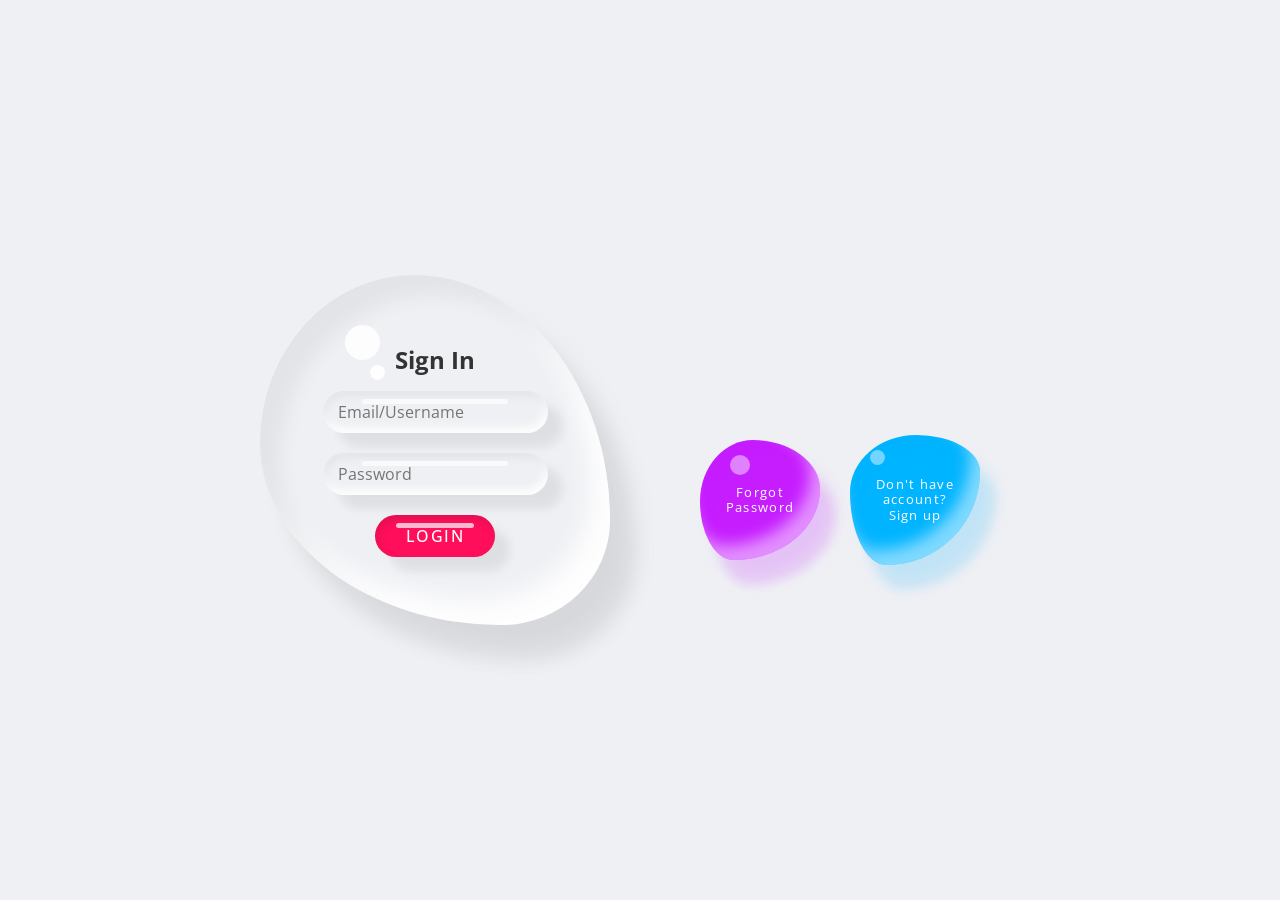
<file: index.html>
<!DOCTYPE html>
<html lang="en">

<head>
    <meta charset="UTF-8">
    <meta name="viewport" content="width=device-width, initial-scale=1.0">
    <title>Liquid Drop Login Page</title>
    <link rel="stylesheet" href="./style.css" type="text/css">
    <link rel="preconnect" href="https://fonts.googleapis.com">
    <link rel="preconnect" href="https://fonts.gstatic.com" crossorigin>
    <link href="https://fonts.googleapis.com/css2?family=Open+Sans&display=swap" rel="stylesheet">
</head>

<body>
    <div class="container">
        <div class="drop">
            <div class="content">
                <h2>Sign In</h2>
                <form action="">
                    <div class="inputBox">
                        <input type="text" placeholder="Email/Username">
                    </div>
                    <div class="inputBox">
                        <input type="password" placeholder="Password">
                    </div>
                    <div class="inputBox">
                        <input type="submit" value="Login">
                    </div>
                </form>
            </div>
        </div>
    </div>

    <a href="#" class="btns"> Forgot <br> Password</a>

    <a href="#" class="btns signup"> Don't have account? <br> Sign up</a>

</body>

</html>
</file>
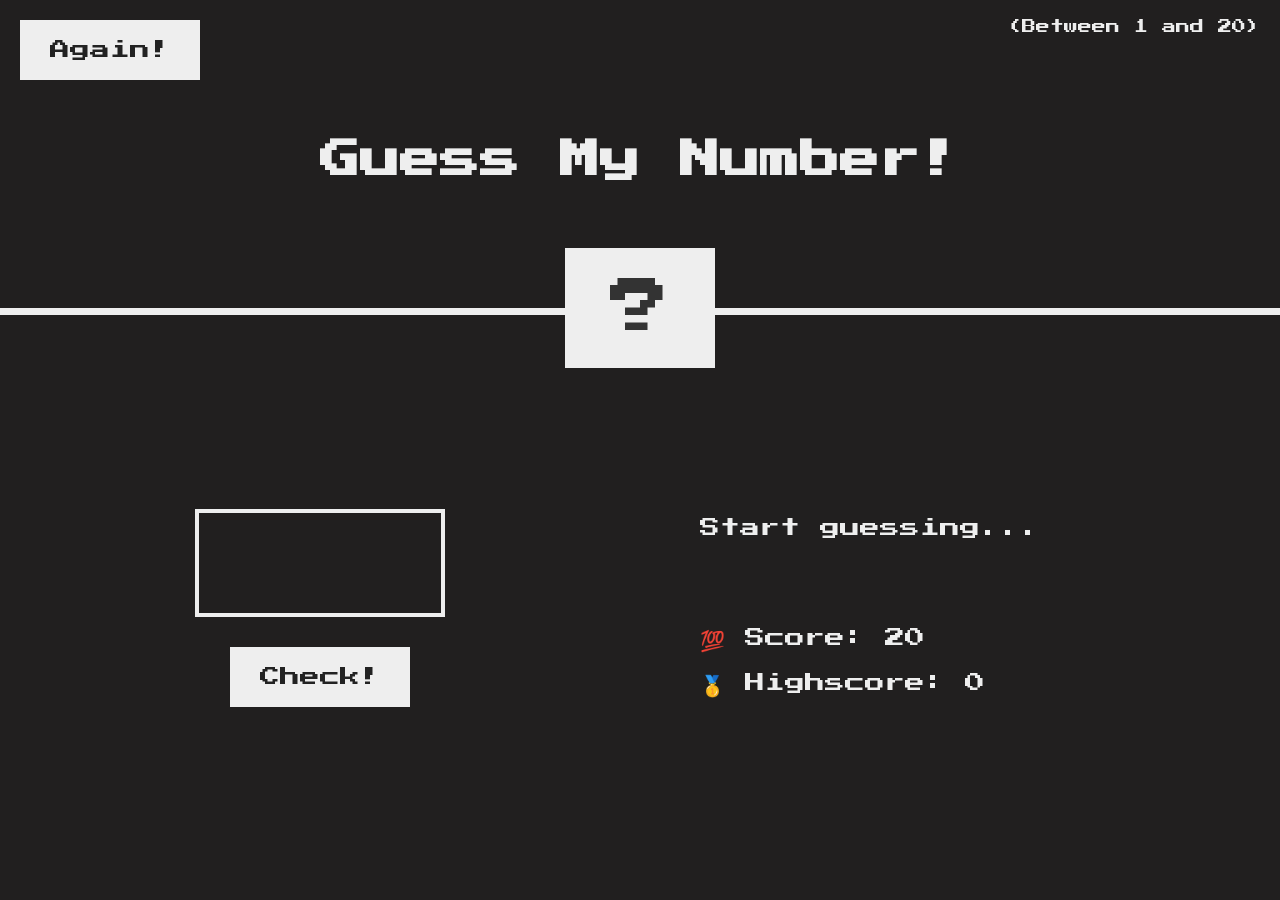
<file: Web-Development-Projects/Guess-my-number/index.html>
<!DOCTYPE html>
<html lang="en">

<head>
  <meta charset="UTF-8" />
  <meta name="viewport" content="width=device-width, initial-scale=1.0" />
  <meta http-equiv="X-UA-Compatible" content="ie=edge" />
  <link rel="stylesheet" href="style.css" />
  <title>Guess My Number!</title>
</head>

<body>
  <header>
    <h1>Guess My Number!</h1>
    <p class="between">(Between 1 and 20)</p>
    <button class="btn again">Again!</button>
    <div class="number">?</div>
  </header>
  <main>
    <section class="left">
      <input type="number" class="guess" />
      <button class="btn check">Check!</button>
    </section>
    <section class="right">
      <p class="message">Start guessing...</p>
      <p class="label-score">💯 Score: <span class="score">20</span></p>
      <p class="label-highscore">
        🥇 Highscore: <span class="highscore">0</span>
      </p>
    </section>
  </main>
  <script src="script.js"></script>
</body>

</html>
</file>
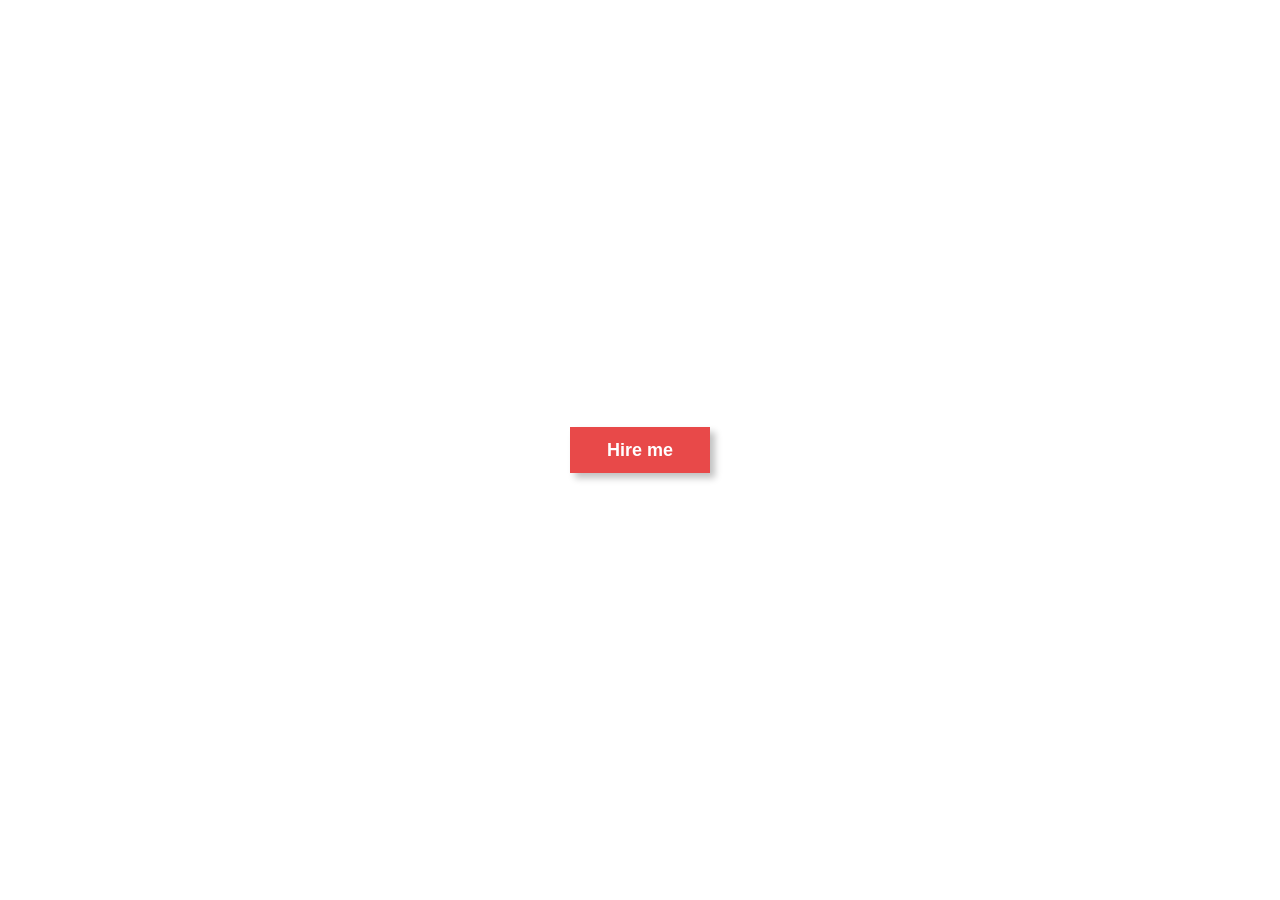
<file: Web-Development-Projects/Hire me Button Project/index.html>
<!DOCTYPE html>
<html lang="en">
<head>
    <meta charset="UTF-8">
    <meta name="viewport" content="width=device-width, initial-scale=1.0">
    <title>Modern Button</title>
    <link rel="stylesheet" href="styles.css">
</head>
<body>
    <div id="wrapper">
        <div class="btn-pink">Hire me</div>
    </div>
</body>
</html>
</file>
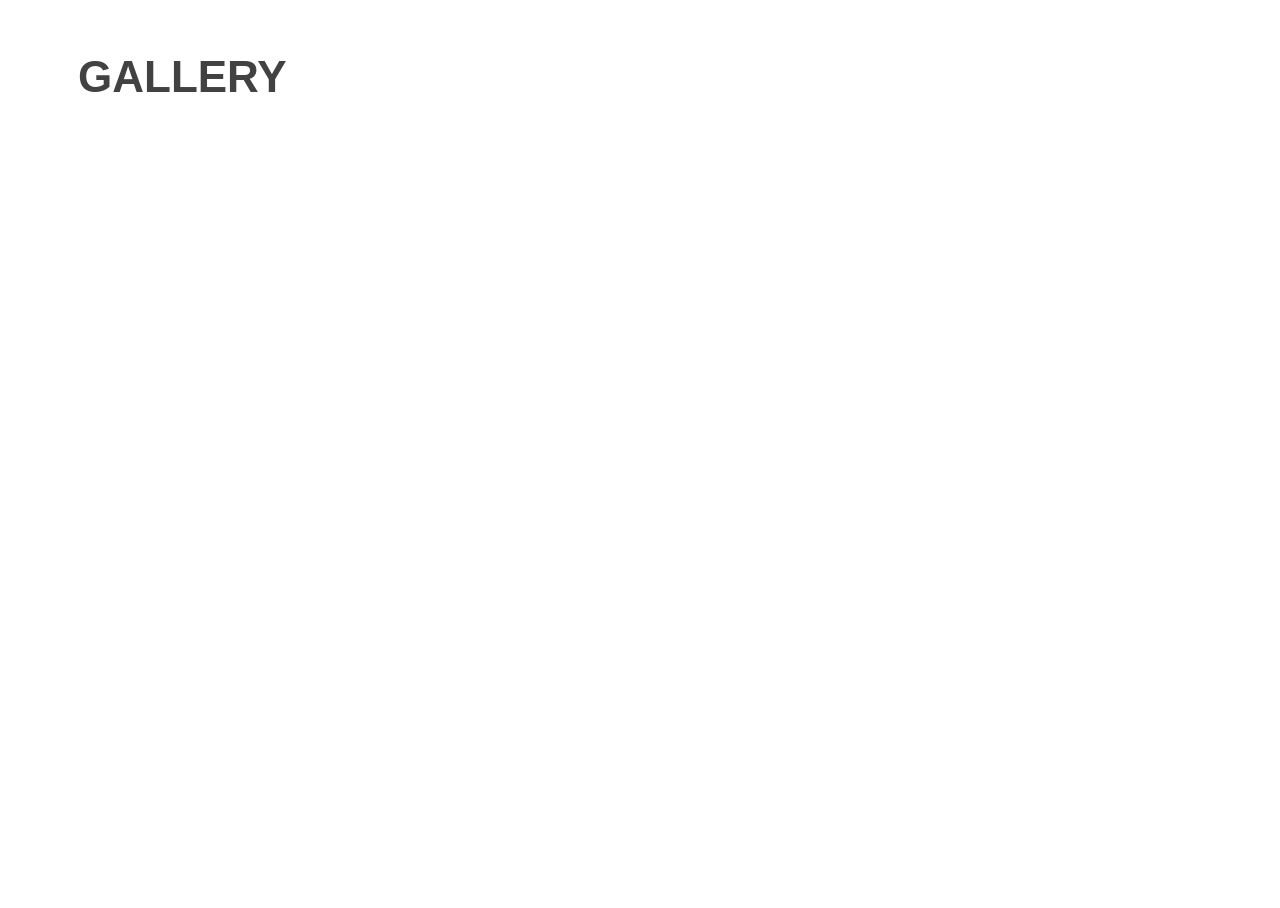
<file: Web-Development-Projects/image-gallery/index.html>
<!DOCTYPE html>
<html lang="en">
<head>
    <meta charset="UTF-8">
    <meta name="viewport" content="width=device-width, initial-scale=1.0">
    <title>Image Gallery</title>
    <link rel="stylesheet" href="styles.css">
</head>
<body>
    <div class="container">
        <h1>Gallery</h1>
      
        <div class="gallery-wrap">
          <div class="item item-1"></div>
          <div class="item item-2"></div>
          <div class="item item-3"></div>
          <div class="item item-4"></div>
          <div class="item item-5"></div>
        </div>
    </div>
</body>
</html>
</file>
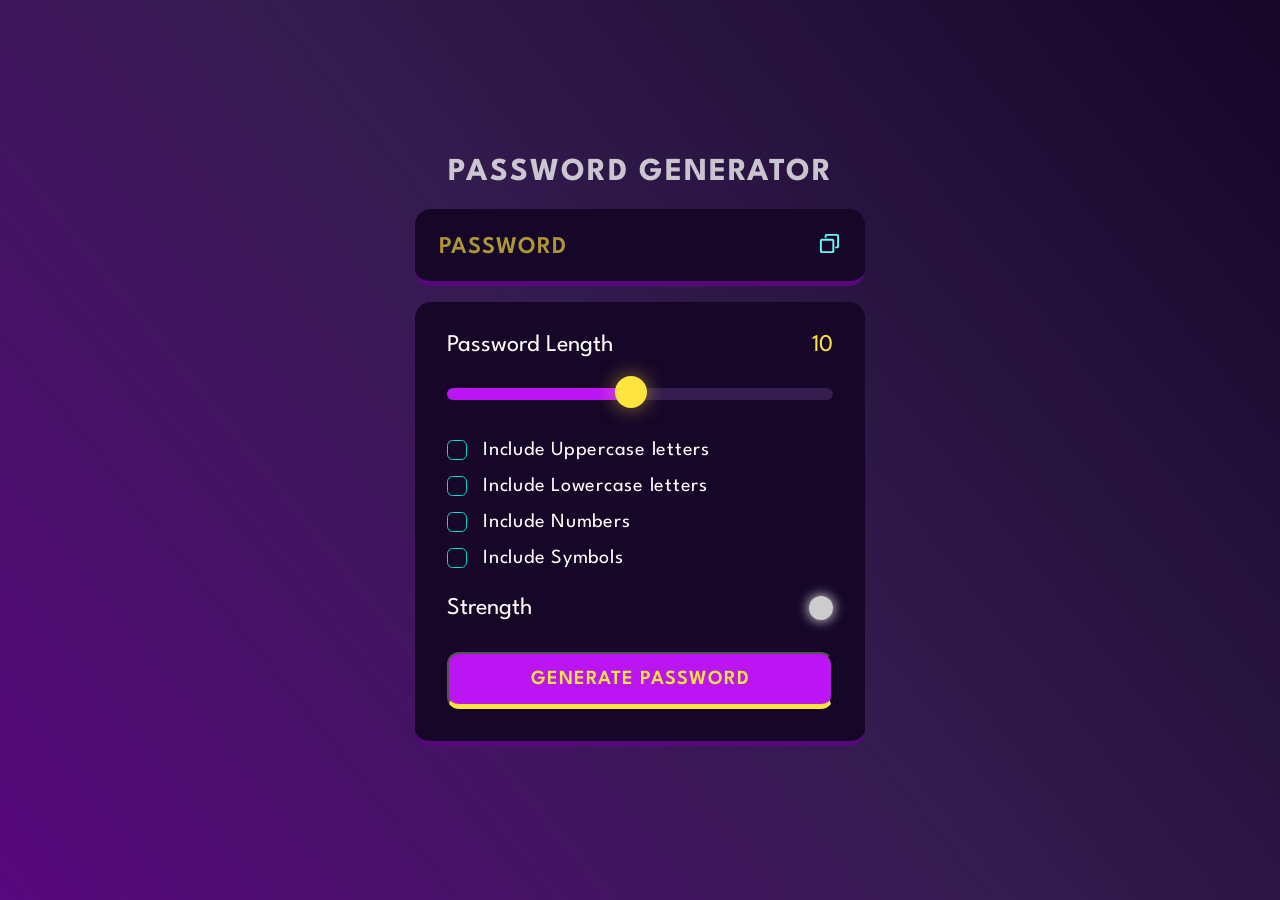
<file: Web-Development-Projects/Password Generator Project/index.html>
<!DOCTYPE html>
<html lang="en">
<head>
    <meta charset="UTF-8">
    <meta name="viewport" content="width=device-width, initial-scale=1.0">
    <title>Password Generator - by Aditya</title>
    <link rel="icon" type="images/x-icon" href="assets/favicon.ico" />
    <link rel="preconnect" href="https://fonts.googleapis.com" />
    <link rel="preconnect" href="https://fonts.gstatic.com" crossorigin />
    <link
      href="https://fonts.googleapis.com/css2?family=League+Spartan:wght@100;200;300;400;600&display=swap"
      rel="stylesheet"
    />
    <link rel="stylesheet" href="styles.css">
</head>
<body>
    
    <div class="container">

        <h1>Password Generator</h1>

        <div class="display-container">

            <input readonly placeholder="Password" class="display" data-passwordDisplay>

            <button class="copyBtn" data-copy>
                <span class="tooltip" data-copyMsg></span>
                <img src="./assets/copy.svg" alt="copy" width="23" height="23">
            </button>

        </div>

        <div class="input-container">

            <div class="length-container">
                <p>Password Length</p>
                <p data-lengthNumber>0</p>
            </div>
        

            <input type="range" min="1" max="20" class="slider" step="1" data-lengthSlider>

            <div class="check">
                <input type="checkbox" id="uppercase">
                <label for="uppercase">Include Uppercase letters</label>
            </div>

            <div class="check">
                <input type="checkbox" id="lowercase">
                <label for="lowercase">Include Lowercase letters</label>
            </div>

            <div class="check">
                <input type="checkbox" id="numbers">
                <label for="numbers">Include Numbers</label>
            </div>

            <div class="check">
                <input type="checkbox" id="symbols">
                <label for="symbols">Include Symbols</label>
            </div>


            <div class="strength-container">
                <p>Strength</p>
                <div class="indicator" data-indicator></div>
            </div>

            <button class="generateButton">Generate Password</button>

        </div>

    </div>

    <script src="script.js"></script>
</body>
</html>
</file>
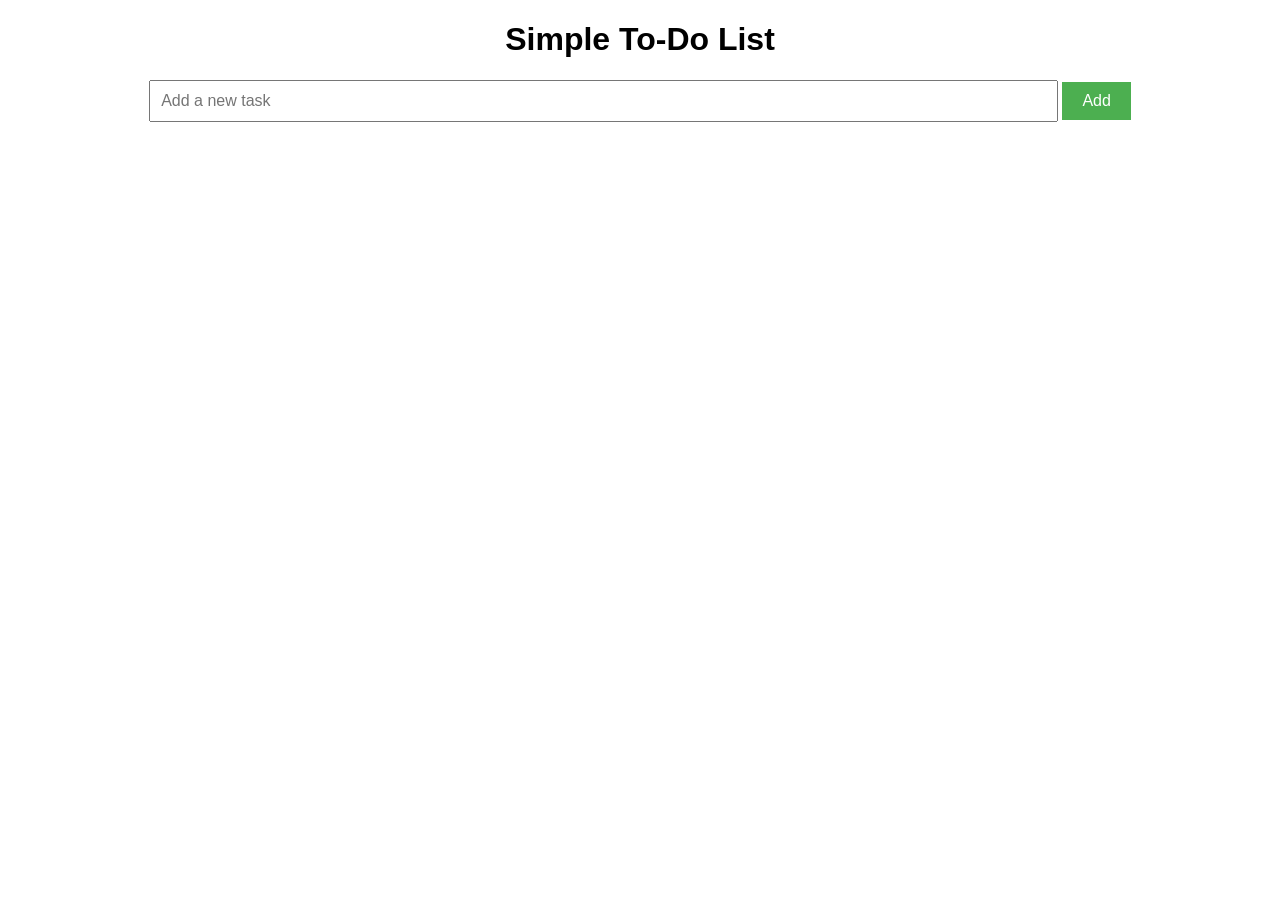
<file: Web-Development-Projects/Simple To Do List/index.html>
<!DOCTYPE html>
<html lang="en">
<head>
    <meta charset="UTF-8">
    <meta name="viewport" content="width=device-width, initial-scale=1.0">
    <title>Simple To-Do List</title>
    <link rel="stylesheet" type="text/css" href="style.css">
</head>
<body>
    <div id="app">
        <h1>Simple To-Do List</h1>
        <input type="text" id="taskInput" placeholder="Add a new task">
        <button id="addButton">Add</button>
        <ul id="taskList"></ul>
    </div>
    <script src="script.js"></script>
</body>
</html>
</file>
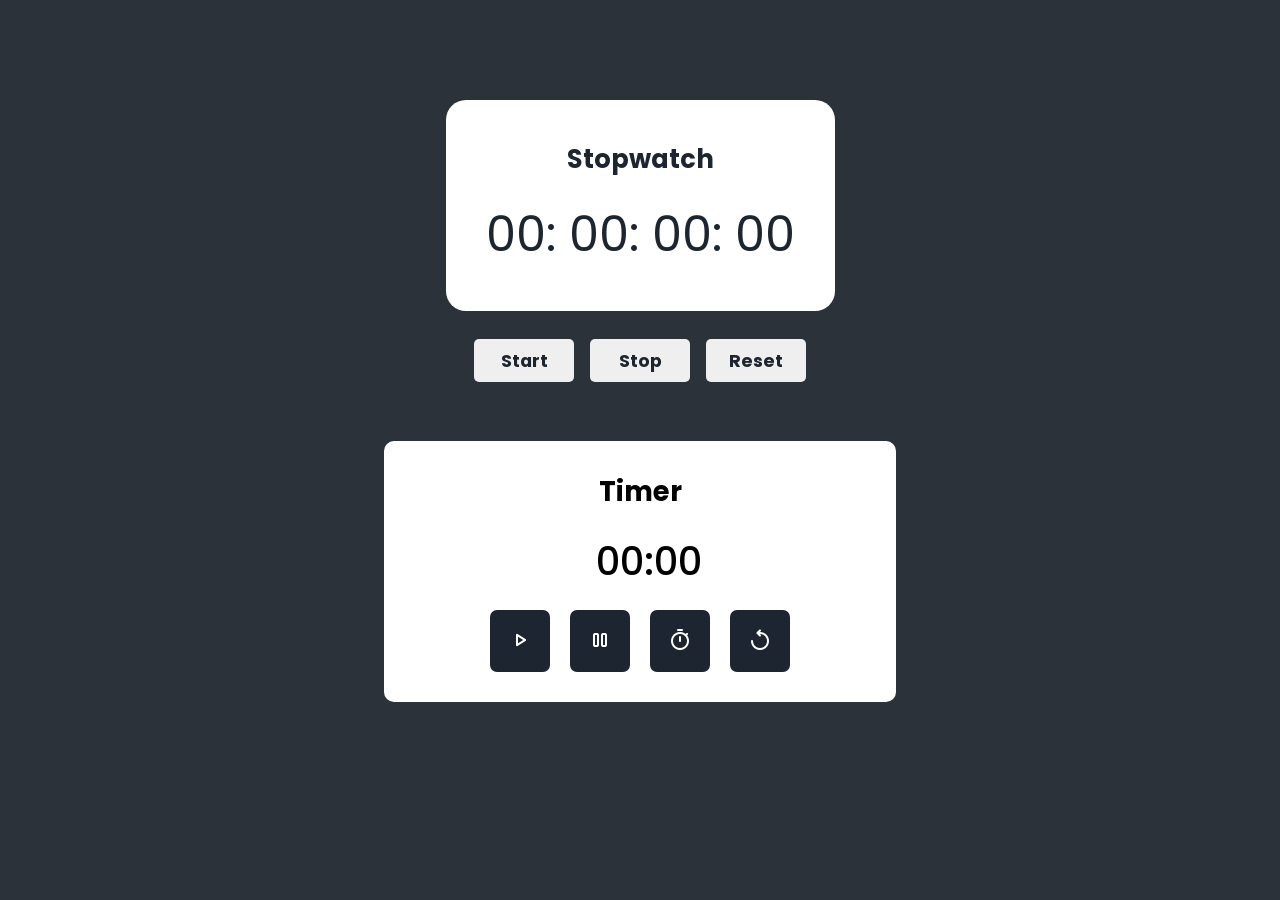
<file: Web-Development-Projects/Stopwatch_and_Timer/index.html>
<!DOCTYPE html>
<html lang="en">
<head>
    <meta charset="UTF-8">
    <meta http-equiv="X-UA-Compatible" content="IE=edge">
    <meta name="viewport" content="width=device-width, initial-scale=1.0">
    <title>Stopwatch</title>
    <link rel="stylesheet" href="style.css">
    <link href="https://fonts.googleapis.com/icon?family=Material+Icons" rel="stylesheet">
    <link rel="stylesheet" href="https://fonts.googleapis.com/css2?family=Material+Symbols+Rounded:opsz,wght,FILL,GRAD@48,500,0,0" />
</head>
<body> 

    <div class="container">
        <div class="result">
            <h4>Stopwatch</h4>
            <span id="hours">00</span>:
            <span id="minutes">00</span>:
            <span id="seconds">00</span>:
            <span id="milliseconds">00</span>
        </div>
        <div class="button">
            <button id="start">Start</button>
            <button id="stop">Stop</button>
            <button id="reset">Reset</button>
    </div>
    </div>


    <div class="container2">
        <h2>Timer</h2>
        <h1>
            00:00
        </h1>
        <div class="timerbtns">
        <button id="startbtn"><span class="material-symbols-rounded">
            play_arrow
            </span></button>
        <button id="stopbtn"><span class="material-symbols-rounded">
            pause
            </span></button>
        <button id="custombtn"><span class="material-symbols-rounded">
            timer
            </span></button>
        <button id="resetbtn"><span class="material-symbols-rounded">
            replay
            </span></button>

        </div>

    </div>
  

    <script src="stopwatchscript.js"></script>
    <script src="newtimerscript.js"></script>

</body>
</html>
</file>
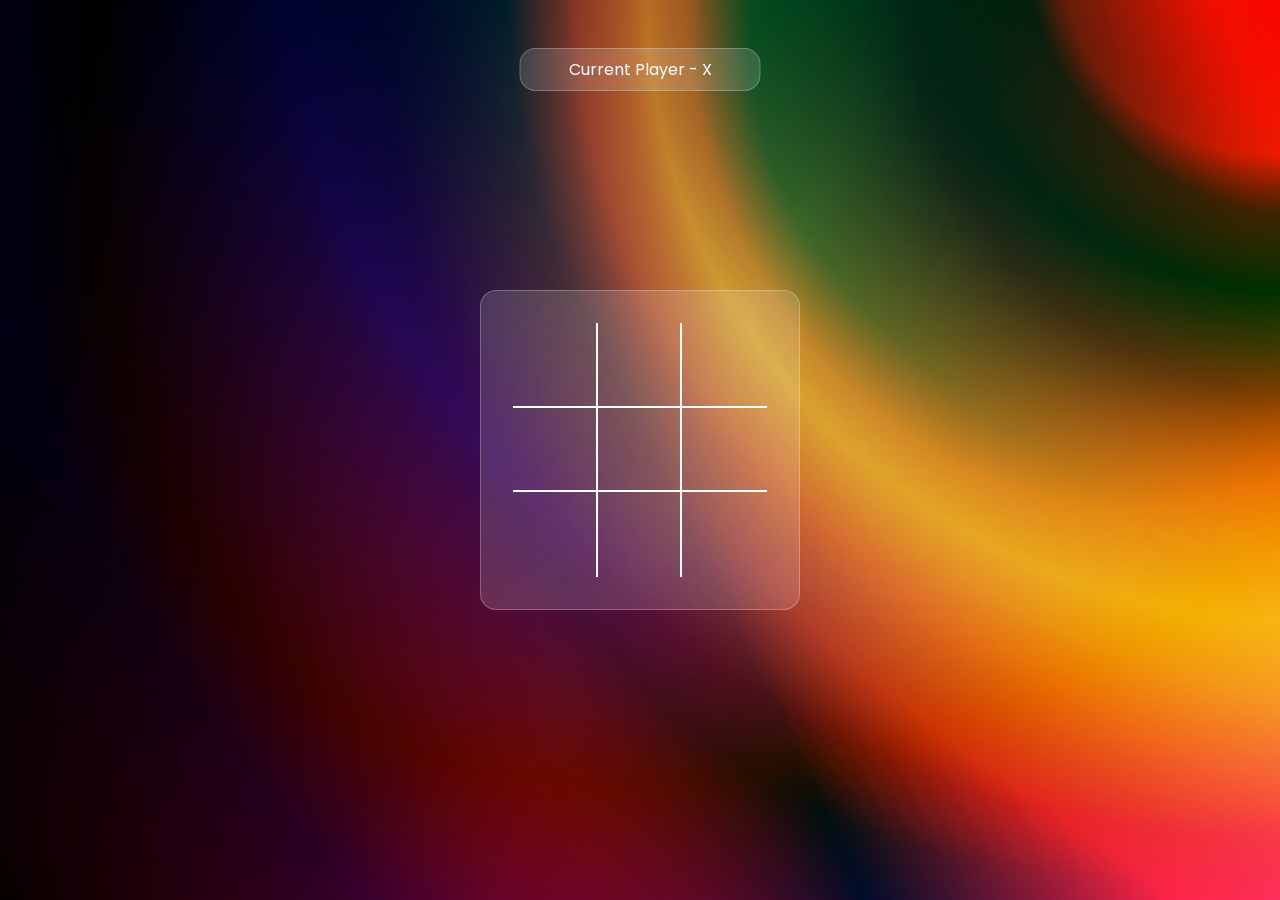
<file: Web-Development-Projects/Tic Tac Toe Game/index.html>
<!DOCTYPE html>
<html lang="en">

<head>
    <meta charset="UTF-8">
    <meta name="viewport" content="width=device-width, initial-scale=1.0">
    <title>Tic Tac Toe</title>

    <link rel="preconnect" href="https://fonts.googleapis.com" />
    <link rel="preconnect" href="https://fonts.gstatic.com" crossorigin />
    <link href="https://fonts.googleapis.com/css2?family=Poppins:wght@200;300;400;500;600;700&display=swap"
        rel="stylesheet" />

    <link rel="stylesheet" href="styles.css">
</head>

<body>

    <div class="wrapper">
        <p class="game-info"></p>

        <div class="tic-tac-toe">
            <div class="box box1"></div>
            <div class="box box2"></div>
            <div class="box box3"></div>
            <div class="box box4"></div>
            <div class="box box5"></div>
            <div class="box box6"></div>
            <div class="box box7"></div>
            <div class="box box8"></div>
            <div class="box box9"></div>
        </div>

        <button class="btn">New Game</button>
    </div>

    <script src="script.js"></script>
</body>

</html>
</file>
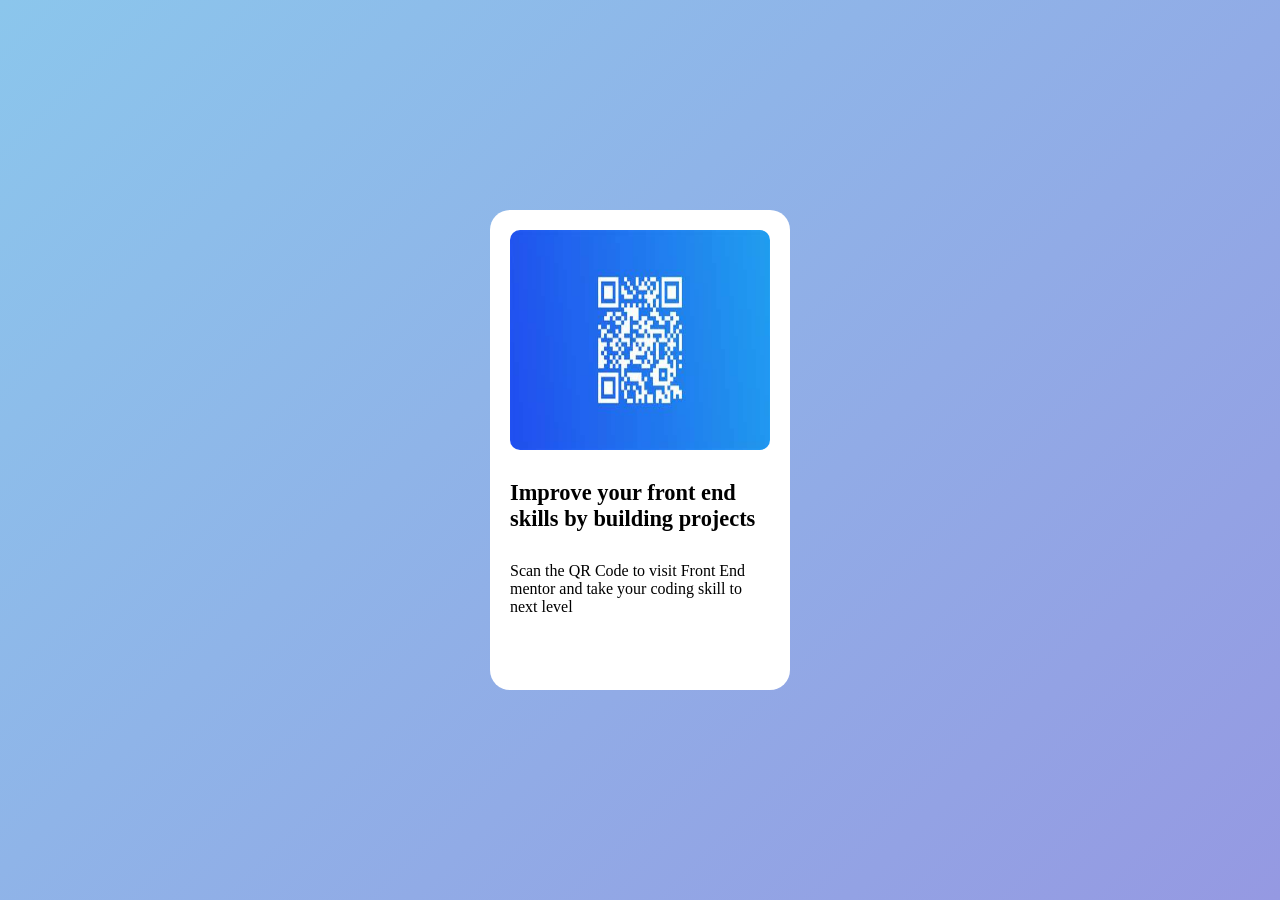
<file: Web-Development-Projects/Cards Project/card1.html>
<!DOCTYPE html>
<html lang="en">
<head>
    <meta charset="UTF-8">
    <meta name="viewport" content="width=device-width, initial-scale=1.0">
    <title>Cards</title>
    <style>
        *{
            margin: 0;
            padding: 0;
            box-sizing: border-box;
        }
        .container{
            width: 100vw;
            height: 100vh;
            background-color: #8BC6EC;
            background-image: linear-gradient(135deg, #8BC6EC 0%, #9599E2 100%);
            display: flex;
            align-items: center;
            justify-content: center;
        }
        .card{
            width: 300px;
            height: 480px;
            background-color: white;
            border-radius: 20px;

            display: flex;
            flex-direction: column;
            align-items: center;
            gap: 30px;
            padding: 20px;
        }

        .card img{
            height: 50%;
            width: 100%;
            border-radius: 10px;
        }

        .card h2{
            font-weight: bold;
            font-size: 1.4rem;
        }
        .card p{
            font-size: 1em;
        }
    </style>
</head>
<body>

    <div class="container">
        <div class="card">
            <img src="images/qrcode.jpg" >

            <h2>Improve your front end skills by building projects</h2>

            <p>Scan the QR Code to visit Front End mentor and take your coding skill to next level</p>
        </div>
    </div>

</body>
</html>
</file>
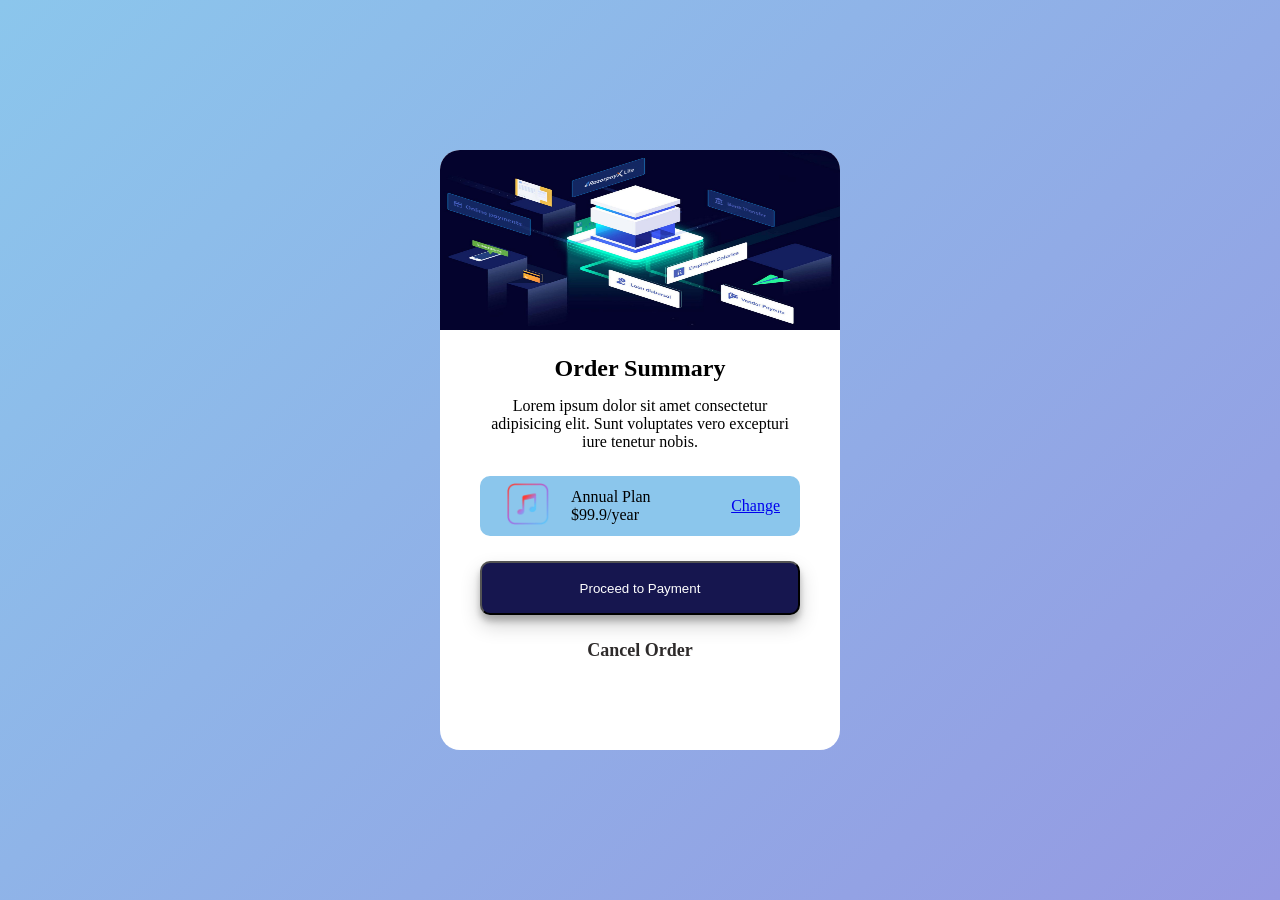
<file: Web-Development-Projects/Cards Project/card2.html>
<!DOCTYPE html>
<html lang="en">
<head>
    <meta charset="UTF-8">
    <meta name="viewport" content="width=device-width, initial-scale=1.0">
    <title>Card</title>
    <style>
         *{
            margin: 0;
            padding: 0;
            box-sizing: border-box;
        }
        .container{
            width: 100vw;
            height: 100vh;
            background-color: #8BC6EC;
            background-image: linear-gradient(135deg, #8BC6EC 0%, #9599E2 100%);
            display: flex;
            align-items: center;
            justify-content: center;
        }
        .card{
            height: 600px;
            width: 400px;
            background-color: white;
            border-radius: 20px;

            display: flex;
            flex-direction: column;
            align-items: center;
            gap: 25px;
        }
        .card img{
            width: 100%;
            height: 30%;
            border-top-left-radius: 20px;
            border-top-right-radius: 20px;
        }
        .textBox{
            display: flex;
            flex-direction: column;
            align-items: center;
            gap: 15px;
            width: 75%;
            text-align: center;
        }
        #amountBox{
            width: 80%;
            height: 10%;
            background-color: #8BC6EC;
            border-radius: 10px;
            display: flex;
            justify-content: space-between;
            align-items: center;
            padding-left: 20px;
            padding-right: 20px;
        }

        #leftBox{
            height: 100%;
            display: flex;
            gap: 15px;

            align-items: center;
        }

        .imgBox img{
            height: 3.5rem;
            width: 3.5rem;
        }
        
        #paymentBtn{
            width: 80%;
            height: 9%;
            color: white;
            background-color: rgb(22,22,79);
            border-radius: 10px;
            box-shadow: 0 10px 20px rgba(0,0,0,0.19), 0 6px 6px rgba(0,0,0,0.23);
        }
        .cancelBox a{
            text-decoration: none;
            font-weight: bold;
            color: rgb(46,43,43);
            font-size: large;
        }
    </style>
</head>
<body>
    <div class="container">
        <div class="card">
            <img src="images/icon.jpg" >

            <div class="textBox">

                <h2>Order Summary</h2>

                <p>
                    Lorem ipsum dolor sit amet consectetur adipisicing elit. Sunt voluptates vero excepturi iure tenetur nobis.
                </p>
            </div>

            <div id="amountBox">
                <div id="leftBox">
                    <div class="imgBox">
                        <img src="images/logo.png" alt="">
                    </div>

                    <div class="textAmountBox">
                        <p>Annual Plan</p>
                        <p>$99.9/year</p>
                    </div>
                </div>

                <div class="rightBox">
                    <a href="#">Change</a>
                </div>
            </div>

            <button id="paymentBtn">
                Proceed to Payment
            </button>

            <div class="cancelBox">
                <a href="#">Cancel Order</a>
            </div>
        </div>
    </div>
</body>
</html>
</file>
<file: style.css>
* {
    margin: 0;
    padding: 0;
    box-sizing: border-box;
    font-family: 'Open Sans', sans-serif;
}

body {
    display: flex;
    justify-content: center;
    align-items: center;
    min-height: 100vh;
    background: #eff0f4;
}

.container {
    position: relative;
    left: -80px;
    display: flex;
    justify-content: center;
    align-items: center;

}

.container .drop {
    position: relative;
    width: 350px;
    height: 350px;
    box-shadow: inset 20px 20px 20px rgba(0, 0, 0, 0.05), 25px 35px 20px rgba(0, 0, 0, 0.05), 25px 30px 30px rgba(0, 0, 0, 0.05), inset -20px -25px 25px rgba(255, 255, 255, 0.9);
    transition: 0.5s;
    position: relative;
    display: flex;
    justify-content: center;
    align-items: center;
    border-radius: 44% 56% 31% 69% / 48% 70% 30% 52%;
}

.container .drop:hover {
    border-radius: 50%;
}

.container .drop::before {
    content: '';
    position: absolute;
    top: 50px;
    left: 85px;
    width: 35px;
    height: 35px;
    background: #fff;
    border-radius: 52%;
    opacity: 0.9;
}

.container .drop::after {
    content: '';
    position: absolute;
    top: 90px;
    left: 110px;
    width: 15px;
    height: 15px;
    background: #fff;
    border-radius: 52%;
    opacity: 0.9;
}

.container .drop .content {
    position: relative;
    display: flex;
    justify-content: center;
    align-items: center;
    flex-direction: column;
    text-align: center;
    padding: 40px;
    gap: 15px;
}

.container .drop .content h2 {
    position: relative;
    color: #333;
    font-size: 1.5rem;
}

.container .drop .content form {
    display: flex;
    flex-wrap: wrap;
    justify-content: center;
    align-items: center;
    flex-direction: column;
    gap: 20px;
}

.container .drop .content form .inputBox {
    position: relative;
    width: 225px;
    box-shadow: inset 2px 5px 10px rgba(0, 0, 0, 0.05), inset -2px -5px 10px rgba(255, 255, 255, 1), 15px 15px 10px rgba(0, 0, 0, 0.05), 15px 10px 15px rgba(0, 0, 0, 0.025);
    border-radius: 25px;

}

.container .drop .content form .inputBox input {
    width: 225px;
    border: none;
    outline: none;
    background: transparent;
    width: 100%;
    font-size: 1em;
    padding: 10px 15px;
}

.container .drop .content form .inputBox::before {
    content: '';
    position: absolute;
    top: 8px;
    left: 50%;
    transform: translate(-50%);
    width: 65%;
    height: 5px;
    background: rgba(255, 255, 255, 0.7);
    border-radius: 5px;
}

.container .drop .content form .inputBox input[type="submit"] {

    color: #fff;
    text-transform: uppercase;
    font-size: 1em;
    cursor: pointer;
    letter-spacing: 0.1em;
    font-weight: 500;
}

.container .drop .content form .inputBox:last-child {
    background: #ff0f5b;
    width: 120px;
    box-shadow: inset 2px 5px 10px rgba(0, 0, 0, 0.1), 15px 15px 10px rgba(0, 0, 0, 0.05), 15px 10px 15px rgba(0, 0, 0, 0.025);
    transition: 0.5s;
}

.container .drop .content form .inputBox:last-child:hover {
    width: 150px;
}

.btns {
    position: relative;
    right: -10px;
    top: 50px;
    bottom: 0;
    width: 120px;
    height: 120px;
    background: #c61dff;
    display: flex;
    flex-direction: column;
    justify-content: center;
    align-items: center;
    cursor: pointer;
    text-decoration: none;
    color: #fff;
    line-height: 1.2em;
    letter-spacing: 0.1em;
    font-size: 0.8em;
    transition: 0.25s;
    box-shadow: inset 10px 10px 10px rgba(190, 1, 254, 0.05), 15px 25px 10px rgba(190, 1, 254, 0.1), 15px 20px 20px rgba(190, 1, 254, 0.1), inset -10px -15px 15px rgba(255, 255, 255, 0.5);
    border-radius: 44% 56% 72% 28% / 51% 41% 59% 49%;
    text-align: center;
}

.btns:hover {
    border-radius: 50%;

}

.btns::before {
    content: '';
    position: absolute;
    top: 15px;
    left: 30px;
    width: 20px;
    height: 20px;
    border-radius: 50%;
    background: #fff;
    opacity: 0.45;
}

.btns.signup {
    bottom: 0px;
    right: -40px;
    width: 130px;
    height: 130px;
    border-radius: 51% 49% 72% 28% / 44% 28% 72% 56%;
    background: #01b4ff;
    box-shadow: inset 10px 10px 10px rgba(1, 180, 255, 0.05), 15px 25px 10px rgba(1, 180, 255, 0.1), 15px 20px 20px rgba(1, 180, 255, 0.1), inset -10px -15px 15px rgba(255, 255, 255, 0.5);
}

.btns.signup::before {
    left: 20px;
    width: 15px;
    height: 15px;

}

.btns:hover {
    border-radius: 50%;
}
</file>
<file: Web-Development-Projects/Guess-my-number/style.css>
@import url('https://fonts.googleapis.com/css?family=Press+Start+2P&display=swap');

* {
  margin: 0;
  padding: 0;
  box-sizing: inherit;
}

html {
  font-size: 62.5%;
  box-sizing: border-box;
}

body {
  font-family: 'Press Start 2P', sans-serif;
  color: #eee;
  background-color: #211f1f;
  /* background-color: #60b347; */
}

/* LAYOUT */
header {
  position: relative;
  height: 35vh;
  border-bottom: 7px solid #eee;
}

main {
  height: 65vh;
  color: #eee;
  display: flex;
  align-items: center;
  justify-content: space-around;
}

.left {
  width: 52rem;
  display: flex;
  flex-direction: column;
  align-items: center;
}

.right {
  width: 52rem;
  font-size: 2rem;
}

/* ELEMENTS STYLE */
h1 {
  font-size: 4rem;
  text-align: center;
  position: absolute;
  width: 100%;
  top: 52%;
  left: 50%;
  transform: translate(-50%, -50%);
}

.number {
  background: #eee;
  color: #333;
  font-size: 6rem;
  width: 15rem;
  padding: 3rem 0rem;
  text-align: center;
  position: absolute;
  bottom: 0;
  left: 50%;
  transform: translate(-50%, 50%);
}

.between {
  font-size: 1.4rem;
  position: absolute;
  top: 2rem;
  right: 2rem;
}

.again {
  position: absolute;
  top: 2rem;
  left: 2rem;
}

.guess {
  background: none;
  border: 4px solid #eee;
  font-family: inherit;
  color: inherit;
  font-size: 5rem;
  padding: 2.5rem;
  width: 25rem;
  text-align: center;
  display: block;
  margin-bottom: 3rem;
}

.btn {
  border: none;
  background-color: #eee;
  color: #222;
  font-size: 2rem;
  font-family: inherit;
  padding: 2rem 3rem;
  cursor: pointer;
}

.btn:hover {
  background-color: #ccc;
}

.message {
  margin-bottom: 8rem;
  height: 3rem;
}

.label-score {
  margin-bottom: 2rem;
}
</file>
<file: Web-Development-Projects/Hire me Button Project/styles.css>
*{
    margin: 0;
    padding: 0;
    box-sizing: border-box;
}

#wrapper{
    height: 100vh;
    width: 100vw;
    display: flex;
    justify-content: center;
    align-items: center;
}

.btn-pink{
    background-color: #e84949;
    padding: 0.8rem 2.3rem;
    color: white;
    font-size: 18px;
    font-weight: 700;
    font-family: Verdana, Geneva, Tahoma, sans-serif;
    box-shadow: 5px 5px 7px 0px #0000003f;
    position: relative;
    z-index: 1;
}

.btn-pink::before{
    content: "";
    background-color: #1f1f1f;
    position: absolute;
    top: 0;
    left: 0;
    right: 0;
    bottom: 0;
    transform:scaleX(0);
    transform-origin: left;
    transition:0.8s ease;
    z-index: -1;
}

.btn-pink:hover{
    color: #e84949;    
}

.btn-pink:hover::before{
    transform: scaleX(1);
}
</file>
<file: Web-Development-Projects/image-gallery/styles.css>
html, body {
    width: 100%;
    height: 100%;
    overflow: hidden;
  }
  .container {
    padding: 15px 0;
    margin: 0 auto;
    width: 1140px;
  }
  h1 {
    position: relative;
    margin-bottom: 45px;
    font-family: 'Oswald', sans-serif;
    font-size: 44px;
    text-transform: uppercase;
    color: #424242;
  }
  .gallery-wrap {
    display: flex;
    flex-direction: row;
    width: 100%;
    height: 70vh;
  }
  .item {
    flex: 1;
    height: 100%;
    background-position: center;
    background-size: cover;
    background-repeat: none;
    transition: flex 0.8s ease;
  }
  .item:hover {
    flex: 7;
  }
  .item-1 {
    background-image: url('https://images.unsplash.com/photo-1499198116522-4a6235013d63?auto=format&fit=crop&w=1233&q=80');
  }
  .item-2 {
    background-image: url('https://images.unsplash.com/photo-1492760864391-753aaae87234?auto=format&fit=crop&w=1336&q=80');
  }
  .item-3 {
    background-image: url('https://images.unsplash.com/photo-1503631285924-e1544dce8b28?auto=format&fit=crop&w=1234&q=80');
  }
  .item-4 {
    background-image: url('https://images.unsplash.com/photo-1510425463958-dcced28da480?auto=format&fit=crop&w=1352&q=80');
  }
  .item-5 {
    background-image: url('https://images.unsplash.com/photo-1503602642458-232111445657?auto=format&fit=crop&w=1234&q=80');
  }
  .social {
    position: absolute;
    right: 35px;
    bottom: 0;
  }
  .social img {
    display: block;
    width: 32px;
  }
</file>
<file: Web-Development-Projects/Password Generator Project/styles.css>
*,
*::before,
*::after {
    margin: 0;
    padding: 0;
    box-sizing: border-box;
    font-family: 'League Spartan', sans-serif;
}

:root {
    --dk-violet: hsl(268, 75%, 9%);
    --lt-violet: hsl(268, 47%, 21%);
    --lt-violet2: hsl(281, 89%, 26%);
    --vb-violet: hsl(285, 91%, 52%);
    --vb-violet2: hsl(290, 70%, 36%);
  
    --vb-yellow: hsl(52, 100%, 62%);
  
  
    --pl-white: hsl(0, 0%, 100%);
  
    --vb-cyan: hsl(176, 100%, 44%);
    --vb-cyan2: hsl(177, 92%, 70%);
    --dk-text: hsl(198, 20%, 13%);
}

body {
    width: 100vw;
    height: 100vh;
    display: flex;
    flex-direction: column;
    align-items: center;
    justify-content: center;
    background: linear-gradient(231deg, rgba(22, 6, 40, 1) 0%, rgba(52, 28, 79, 1) 50%, rgba(88, 7, 125, 1) 100%);
}

.container {
    width: 90%;
    max-width: 450px;
}

h1 {
    color: var(--pl-white);
    opacity: 0.75;
    text-transform: uppercase;
    letter-spacing: 2px;
    text-align: center;
    line-height: 1.2;
}

.display-container {
    position: relative;
    background-color: var(--dk-violet);
    border-radius: 1rem;
    border-bottom: 0.35rem solid var(--lt-violet2);
    margin: 1rem 0;
    padding-top: 0.35rem;
}


.display {
    width: 100%;
    background-color: transparent;
    padding: 1.15rem 1rem;
    color: var(--vb-yellow);
    font-weight: 600;
    font-size: 1.5rem;
    line-height: 30px;
    letter-spacing: 1px;
    padding-right: 3.25rem;
    border:none;
}

.display::placeholder {
    position: absolute;
    top: 50%;
    left: 1.5rem;
    font-size: 1.5rem;
    line-height: 30px;
    color: var(--vb-yellow);
    opacity: 0.65;
    text-transform: uppercase;
    transform: translateY(-50%);
}

.display-container button {
    position: absolute;
    top: 50%;
    right: 1.5rem;
    transform: translateY(-50%);
}

.input-container {
    width: 100%;
    background-color: var(--dk-violet);
    border-radius: 1rem;
    padding: 2rem;
    border-bottom: 0.35rem solid var(--lt-violet2);
}

.length-container {
    display: flex;
    justify-content: space-between;
    align-items: center;
}

.length-container p:nth-child(1) {
    color: var(--pl-white);
    font-size: 1.5rem;
}
.length-container p:nth-child(2) {
    color: var(--vb-yellow);
    font-size: 1.5rem;
}

.strength-container {
    display: flex;
    justify-content: space-between;
    align-items: center;
    margin-top: 1.75rem;
    margin-bottom: 2rem;
}

.strength-container p{
    color:var(--pl-white);
    font-size: 1.5rem;
}

.indicator {
    width:1.5rem;
    height:1.5rem;
    border-radius:50%;
}

.generateButton {
    width: 100%;
    padding: 1rem 0;
    background-color: var(--vb-violet);
    text-align: center;
    border-radius: 0.75rem;
    border-bottom: 0.35rem solid var(--vb-yellow);
    text-transform: uppercase;
    letter-spacing: 1px;
    color: var(--vb-yellow);
    font-weight: 600;
    font-size: 1.25rem;
}

.check {
    display: flex;
    align-items: center;
    margin: 1rem 0;
    gap: 0 1rem;
}

.check input {
    appearance: none;
    width: 20px;
    height: 20px;
    border: 1px solid var(--vb-cyan);
    cursor: pointer;
    position: relative;
    border-radius: 0.35rem;
}

.check input:checked {
    background-color: var(--vb-cyan);
}

.check input:checked::before {
    content: '✔';
    position: absolute;
    color: var(--dk-text);
    font-size:1.05rem;
    font-weight: 600;
    left:50%;
    top:-3.5px;
    transform: translateX(-50%)  translateY(10%);
}

.check label {
    color: var(--pl-white);
    font-size: 1.25rem;
    letter-spacing: 0.75px;
}

.copyBtn{
    background-color: transparent;
    border:none;
    outline:none;
}

.tooltip {
    position: absolute;
    background-color: var(--vb-violet2);
    color: var(--vb-yellow);
    font-size: 1.25rem;
    top: -35px;
    left: -25px;
    padding: 5px 10px;
    border-radius: 1rem;
    opacity: 0;
    transform: scale(0);
    transform-origin: bottom;
    transition: all 250ms ease-in-out;
}
  
.tooltip.active {
    opacity: 1;
    transform: scale(1);
}

.slider{
    appearance: none;
    width:100%;
    height: 0.75rem;
    cursor: pointer;
    background-color: var(--lt-violet);
    border-radius: 1rem;
    margin-top: 2rem;
    margin-bottom: 1.5rem;
    background-image: linear-gradient(var(--vb-violet), var(--vb-violet));
    background-repeat: no-repeat;
    border:none;
    outline:none;
    z-index:-1;
}

.slider::-webkit-slider-thumb {
    position:relative;
    z-index:1;
    appearance: none;
    height:2rem;
    width:2rem;
    border-radius: 50%;
    background-color: var(--vb-yellow);
    cursor:pointer;
    margin-top: -3px;
    box-shadow: 0px 0px 20px 0px rgba(255, 229, 61, 0.50);
    transition: all 100ms ease-in;
}

.slider:focus{
    outline: 3px solid var(--vb-yellow);
}

.slider::-webkit-slider-thumb:hover{
    outline: 2px solid var(--vb-yellow);
    background-color: var(--dk-violet);
    box-shadow: 0px 0px 25px 5px rgba(255, 229, 61, 0.80);
}
</file>
<file: Web-Development-Projects/Simple To Do List/style.css>
body {
    font-family: Arial, sans-serif;
}

#app {
    text-align: center;
}

#taskInput {
    width: 70%;
    padding: 10px;
    font-size: 16px;
}

#addButton {
    padding: 10px 20px;
    font-size: 16px;
    background-color: #4CAF50;
    color: white;
    border: none;
    cursor: pointer;
}

#taskList {
    list-style: none;
    padding: 0;
    text-align: left;
}

.taskItem {
    display: flex;
    justify-content: space-between;
    align-items: center;
    border: 1px solid #ccc;
    margin: 10px 0;
    padding: 10px;
}

.taskItem button {
    background-color: #f44336;
    color: white;
    border: none;
    cursor: pointer;
}
</file>
<file: Web-Development-Projects/Stopwatch_and_Timer/style.css>
@import url('https://fonts.googleapis.com/css2?family=Poppins:ital,wght@0,100;0,200;0,300;0,400;0,500;0,600;0,700;0,800;0,900;1,100;1,200;1,300;1,400;1,500;1,600;1,700;1,800;1,900&display=swap');

*{
    margin: 0;
    padding: 0;
    box-sizing: border-box;
    font-family:'Poppins', sans-serif;
    
}
body{
    background:#2b3239;
    
}
.container,.button,.controls{
    display: flex;
    justify-content: center;
    align-items: center;
    text-align: center;
    border-radius: 40px;

}
.container{
    margin-top: 100px;
    flex-direction: column;
}


.result h4{
    font-size: 1.6rem;
    margin-bottom: 20px;
}
.result{
    font-size: 3rem;
    color: #1d2630;
    background: #fff;
    padding: 30px 10px;
    border-radius: 20px;
    margin-bottom: 20px;
    padding: 40px;
}

.result span{
    width: 3rem;
}

.button button{
    justify-content: center;
    align-items: center;
    margin: 0.5rem;
    border: none;
    outline: none;
    height: 43px;
    width: 100px;
    color: #1d2630;
    font-weight: bold ;
    font-size:1.1rem ;
    border-radius: 5px;
    cursor: pointer;
}
.button button:hover{
    background-color: #dfe0e0;
}

.container2 {
    display: flex;
    align-items: center;
    justify-content: center;
    background-color: #fff;
    flex-direction: column;
    width: 40%;
    margin-top: 4%;
    margin-left: 30%;
    padding: 30px;
    border-radius: 10px;
}
.container2 h2{
    margin-bottom: 20px;
    font-size: 1.7rem;
}
.container2 h1{
    font-size: 2.4rem;
    font-weight: 500;
    display: flex;
    justify-content: center;
    align-items: center;
    padding-left: 18px;
}
.timerbtns{
    display: flex;
    justify-content: center;
    align-items: center;
    flex-direction: row;
    gap: 20px;
    margin-top: 20px;
}
.timerbtns button{
    padding:7px 18px;
    border: none;
    border-radius: 7px;
    background-color:#1d2630;
    color: white;
    font-size: 2rem;
    font-weight: 600;
}
#startbtn,#stopbtn,#custombtn,#resetbtn{
    cursor: pointer;
}

#startbtn:hover,#stopbtn:hover,#custombtn:hover,#resetbtn:hover{
    background-color:#343435;
}

button span{
    align-content: center;
    justify-content: center;
}

@media only screen and (max-width:425px) {
    .container2{
        width: 80%;
        margin-left: 12%;
    }
    .timerbtns{
        gap:15px;
    }
}
</file>
<file: Web-Development-Projects/Tic Tac Toe Game/styles.css>
*,*::before,*::after {
    box-sizing: border-box;
    margin: 0;
    padding: 0;
    font-family: 'Poppins', 'sans-serif';
}

.wrapper {
    width: 100vw;
    height: 100vh;
    background-image: url(./gradient-bg.jpg);
    background-size: cover;
    background-position: center;
    display: grid;
    place-items: center;
}

.game-info {
    color: white;
    position: absolute;
    top: 3rem;
    left: 50%;
    transform: translateX(-50%);
    background-color: rgba(255, 255, 255, 0.15);
    border-radius: 1rem;
    border: 1px solid rgba(255, 255, 255, 0.25);
    padding: 0.5rem 3rem;
}

.tic-tac-toe {
    width: 90%;
    max-width: 20rem;
    background-color: rgba(255, 255, 255, 0.15);
    border-radius: 1rem;
    border: 1px solid rgba(255, 255, 255, 0.25);
    padding: 2rem;
    display: grid;
    grid-template-columns: repeat(3, 1fr);
    aspect-ratio: 1/1;
}

.box {
    position: relative;
    width: 100%;
    aspect-ratio: 1/1;
    cursor: pointer;
    font-size: 1rem;
    color: white;
    display: flex;
    justify-content: center;
    align-items: center;
}

.box1, .box2, .box4, .box5{
    border-right:2px solid white;
    border-bottom:2px solid white;
}

.box3, .box6{
    border-bottom: 2px solid white;
}

.box7, .box8{
    border-right:2px solid white;
}

.btn{
    color:white;
    position: absolute;
    bottom:3rem;
    left:50%;
    transform:translateX(-50%);
    background-color: rgba(255, 255, 255, 0.15);
    border-radius: 1rem;
    border: 1px solid rgba(255, 255, 255, 0.25);
    padding: 0.5rem 2rem;
    cursor:pointer;
    display: none;
}

.btn.active{
    display: flex;
}

.win{
    background-color: rgba(0, 255, 0, 0.3);
}
</file>
